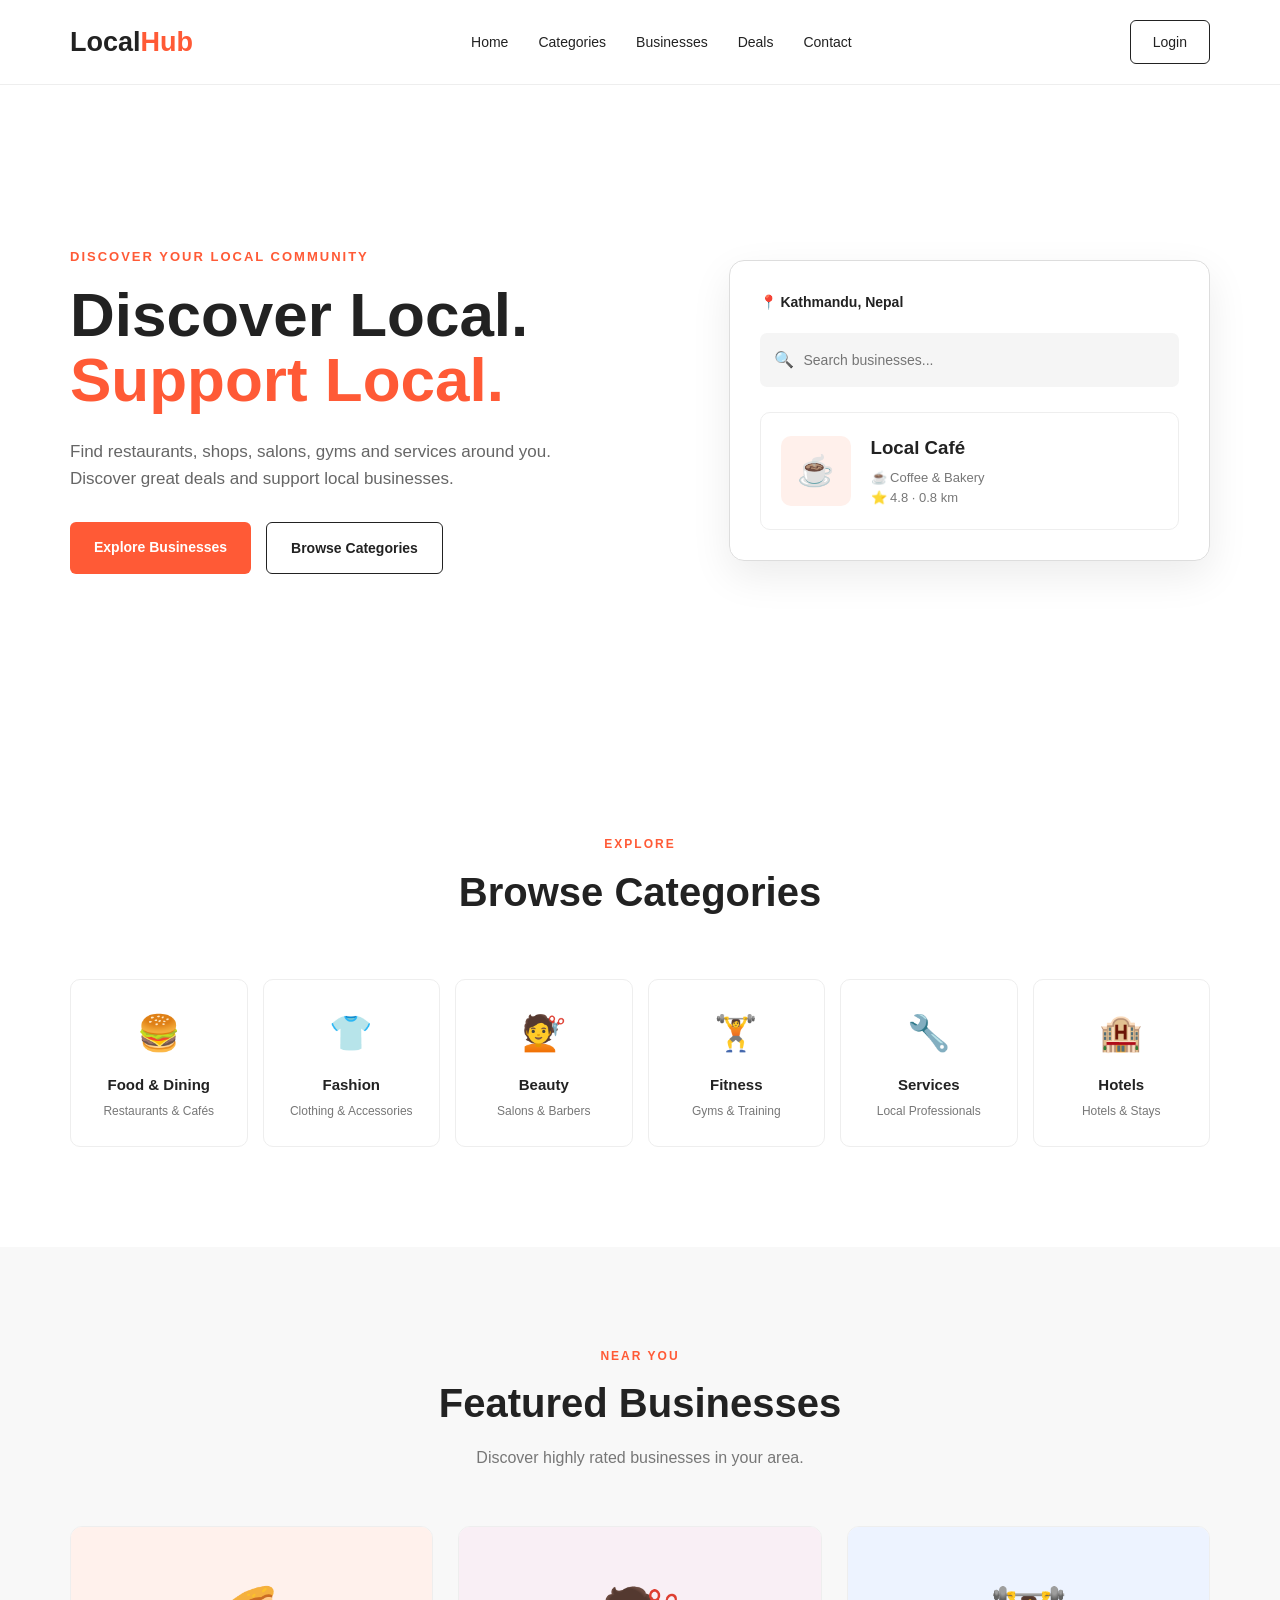
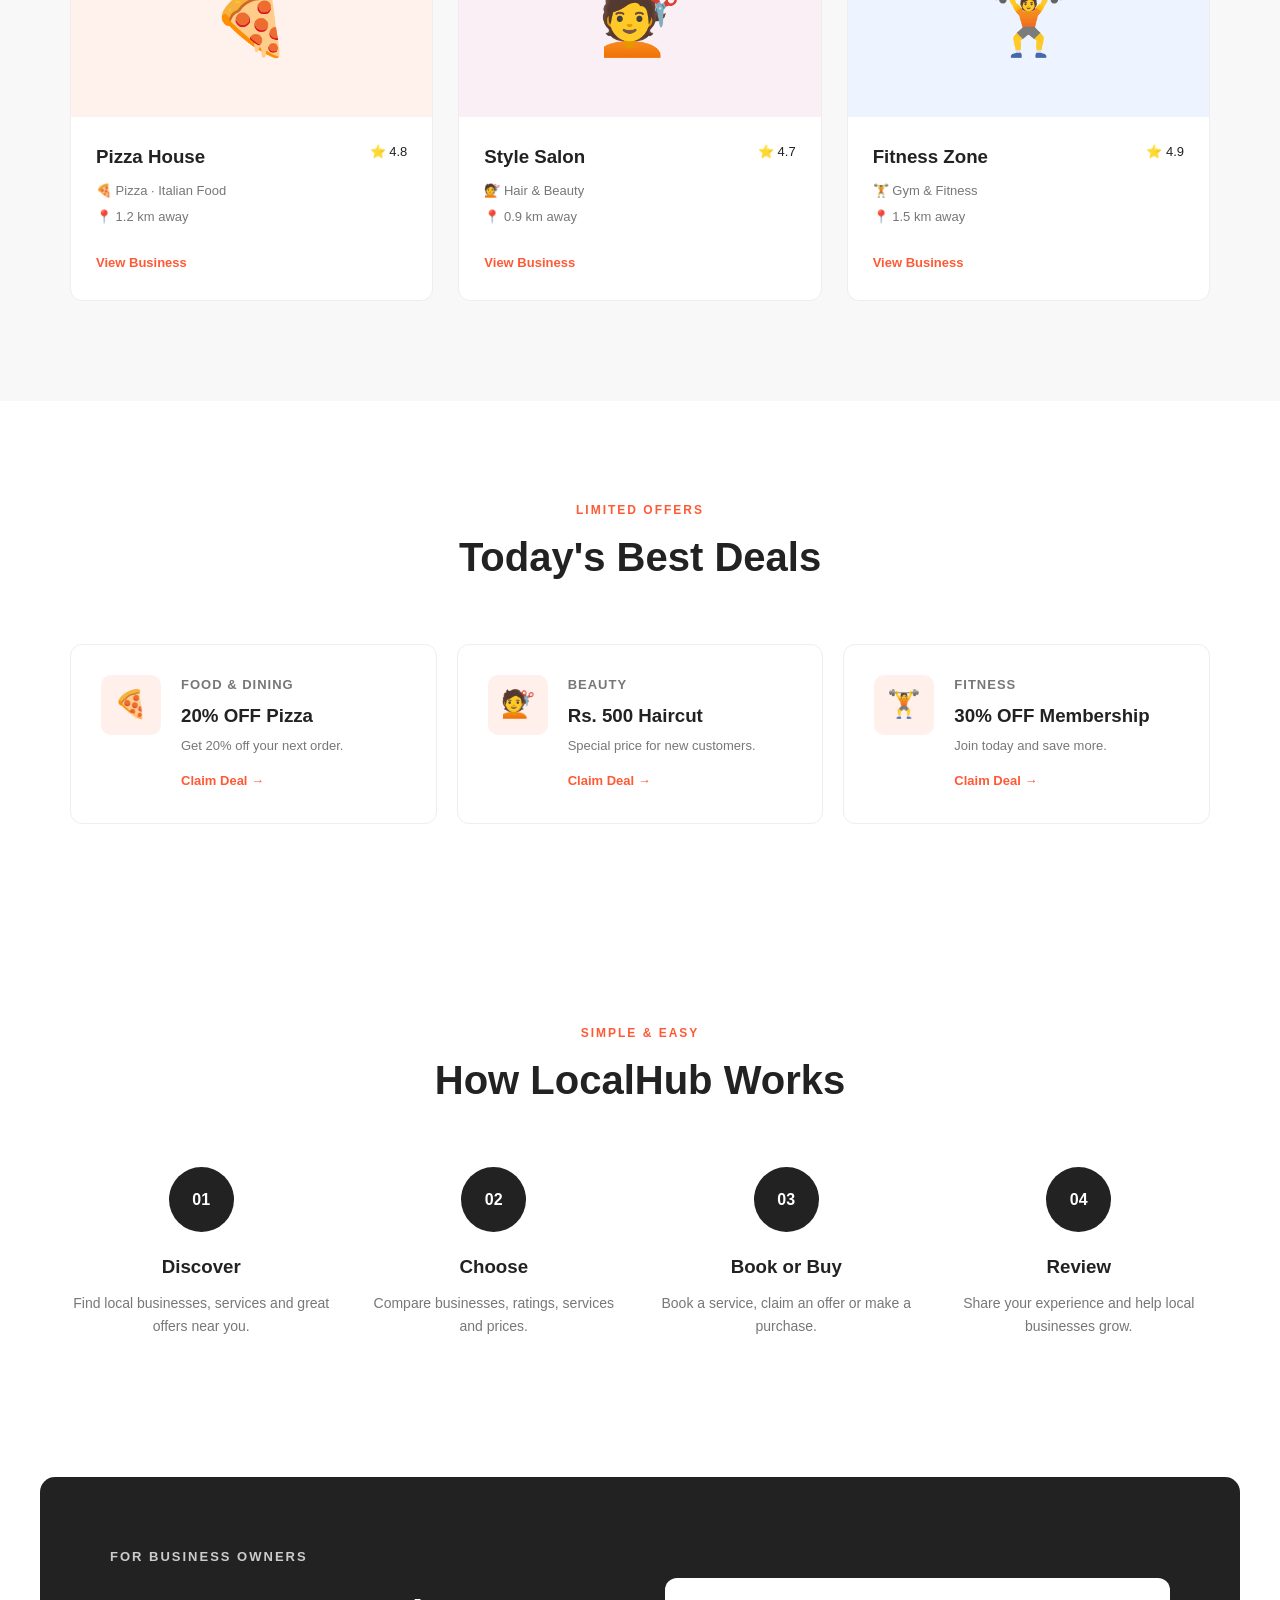
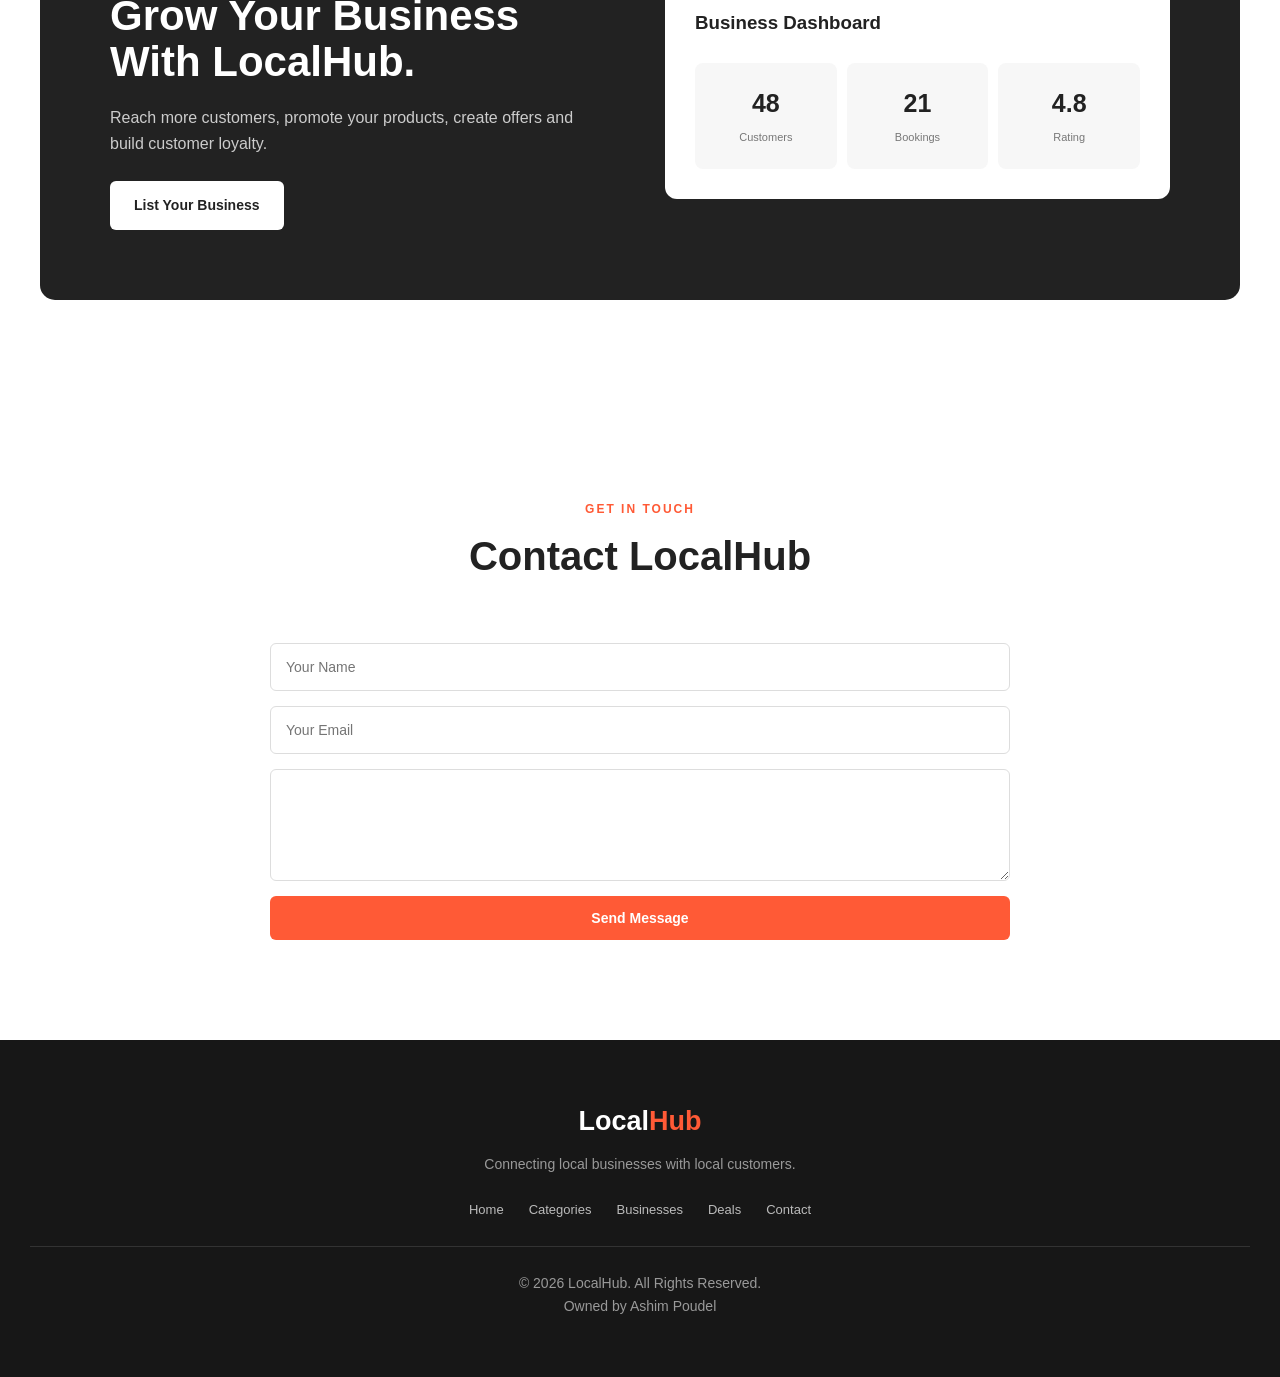
<file: index.html>
<!DOCTYPE html>
<html lang="en">
<head>
    <meta charset="UTF-8">
    <meta name="viewport" content="width=device-width, initial-scale=1.0">

    <title>LocalHub - Discover Local Businesses</title>

    <link rel="stylesheet" href="style.css">
</head>

<body>

    <!-- ================= NAVBAR ================= -->

    <header>
        <nav class="navbar">

            <div class="logo">
                Local<span>Hub</span>
            </div>

            <ul class="nav-links">
                <li><a href="#home">Home</a></li>
                <li><a href="#categories">Categories</a></li>
                <li><a href="#businesses">Businesses</a></li>
                <li><a href="#deals">Deals</a></li>
                <li><a href="#contact">Contact</a></li>
            </ul>

            <a href="#" class="login-btn">Login</a>

        </nav>
    </header>


    <!-- ================= HERO ================= -->

    <section id="home" class="hero">

        <div class="hero-content">

            <p class="small-title">
                DISCOVER YOUR LOCAL COMMUNITY
            </p>

            <h1>
                Discover Local.
                <br>
                <span>Support Local.</span>
            </h1>

            <p class="hero-text">
                Find restaurants, shops, salons, gyms and services
                around you. Discover great deals and support local
                businesses.
            </p>

            <div class="hero-buttons">
                <a href="#businesses" class="primary-btn">
                    Explore Businesses
                </a>

                <a href="#categories" class="secondary-btn">
                    Browse Categories
                </a>
            </div>

        </div>


        <div class="hero-card">

            <div class="location">
                📍 Kathmandu, Nepal
            </div>

            <div class="search-box">
                🔍
                <input
                    type="text"
                    placeholder="Search businesses..."
                >
            </div>

            <div class="business-preview">

                <div class="business-icon">
                    ☕
                </div>

                <div>
                    <h3>Local Café</h3>
                    <p>☕ Coffee & Bakery</p>
                    <p>⭐ 4.8 · 0.8 km</p>
                </div>

            </div>

        </div>

    </section>


    <!-- ================= CATEGORIES ================= -->

    <section id="categories" class="section">

        <div class="section-heading">
            <p>EXPLORE</p>
            <h2>Browse Categories</h2>
        </div>

        <div class="categories">

            <div class="category-card">
                <div class="category-icon">🍔</div>
                <h3>Food & Dining</h3>
                <p>Restaurants & Cafés</p>
            </div>

            <div class="category-card">
                <div class="category-icon">👕</div>
                <h3>Fashion</h3>
                <p>Clothing & Accessories</p>
            </div>

            <div class="category-card">
                <div class="category-icon">💇</div>
                <h3>Beauty</h3>
                <p>Salons & Barbers</p>
            </div>

            <div class="category-card">
                <div class="category-icon">🏋️</div>
                <h3>Fitness</h3>
                <p>Gyms & Training</p>
            </div>

            <div class="category-card">
                <div class="category-icon">🔧</div>
                <h3>Services</h3>
                <p>Local Professionals</p>
            </div>

            <div class="category-card">
                <div class="category-icon">🏨</div>
                <h3>Hotels</h3>
                <p>Hotels & Stays</p>
            </div>

        </div>

    </section>


    <!-- ================= BUSINESSES ================= -->

    <section id="businesses" class="section businesses-section">

        <div class="section-heading">

            <p>NEAR YOU</p>

            <h2>Featured Businesses</h2>

            <p class="heading-description">
                Discover highly rated businesses in your area.
            </p>

        </div>


        <div class="businesses">

            <!-- Business 1 -->

            <div class="business-card">

                <div class="business-image food">
                    🍕
                </div>

                <div class="business-info">

                    <div class="rating">
                        ⭐ 4.8
                    </div>

                    <h3>Pizza House</h3>

                    <p>
                        🍕 Pizza · Italian Food
                    </p>

                    <p>
                        📍 1.2 km away
                    </p>

                    <a href="#" class="view-btn">
                        View Business
                    </a>

                </div>

            </div>


            <!-- Business 2 -->

            <div class="business-card">

                <div class="business-image beauty">
                    💇
                </div>

                <div class="business-info">

                    <div class="rating">
                        ⭐ 4.7
                    </div>

                    <h3>Style Salon</h3>

                    <p>
                        💇 Hair & Beauty
                    </p>

                    <p>
                        📍 0.9 km away
                    </p>

                    <a href="#" class="view-btn">
                        View Business
                    </a>

                </div>

            </div>


            <!-- Business 3 -->

            <div class="business-card">

                <div class="business-image fitness">
                    🏋️
                </div>

                <div class="business-info">

                    <div class="rating">
                        ⭐ 4.9
                    </div>

                    <h3>Fitness Zone</h3>

                    <p>
                        🏋️ Gym & Fitness
                    </p>

                    <p>
                        📍 1.5 km away
                    </p>

                    <a href="#" class="view-btn">
                        View Business
                    </a>

                </div>

            </div>

        </div>

    </section>


    <!-- ================= DEALS ================= -->

    <section id="deals" class="deals-section">

        <div class="section-heading">

            <p>LIMITED OFFERS</p>

            <h2>Today's Best Deals</h2>

        </div>


        <div class="deals">

            <div class="deal-card">

                <div class="deal-icon">
                    🍕
                </div>

                <div>
                    <p class="deal-label">
                        FOOD & DINING
                    </p>

                    <h3>
                        20% OFF Pizza
                    </h3>

                    <p>
                        Get 20% off your next order.
                    </p>

                    <a href="#">
                        Claim Deal →
                    </a>
                </div>

            </div>


            <div class="deal-card">

                <div class="deal-icon">
                    💇
                </div>

                <div>
                    <p class="deal-label">
                        BEAUTY
                    </p>

                    <h3>
                        Rs. 500 Haircut
                    </h3>

                    <p>
                        Special price for new customers.
                    </p>

                    <a href="#">
                        Claim Deal →
                    </a>
                </div>

            </div>


            <div class="deal-card">

                <div class="deal-icon">
                    🏋️
                </div>

                <div>
                    <p class="deal-label">
                        FITNESS
                    </p>

                    <h3>
                        30% OFF Membership
                    </h3>

                    <p>
                        Join today and save more.
                    </p>

                    <a href="#">
                        Claim Deal →
                    </a>
                </div>

            </div>

        </div>

    </section>


    <!-- ================= HOW IT WORKS ================= -->

    <section class="section">

        <div class="section-heading">

            <p>SIMPLE & EASY</p>

            <h2>How LocalHub Works</h2>

        </div>


        <div class="steps">

            <div class="step">

                <div class="step-number">
                    01
                </div>

                <h3>Discover</h3>

                <p>
                    Find local businesses, services and great
                    offers near you.
                </p>

            </div>


            <div class="step">

                <div class="step-number">
                    02
                </div>

                <h3>Choose</h3>

                <p>
                    Compare businesses, ratings, services
                    and prices.
                </p>

            </div>


            <div class="step">

                <div class="step-number">
                    03
                </div>

                <h3>Book or Buy</h3>

                <p>
                    Book a service, claim an offer or make
                    a purchase.
                </p>

            </div>


            <div class="step">

                <div class="step-number">
                    04
                </div>

                <h3>Review</h3>

                <p>
                    Share your experience and help local
                    businesses grow.
                </p>

            </div>

        </div>

    </section>


    <!-- ================= BUSINESS CTA ================= -->

    <section class="business-cta">

        <div>

            <p class="small-title">
                FOR BUSINESS OWNERS
            </p>

            <h2>
                Grow Your Business
                <br>
                With LocalHub.
            </h2>

            <p>
                Reach more customers, promote your products,
                create offers and build customer loyalty.
            </p>

            <a href="#" class="white-btn">
                List Your Business
            </a>

        </div>


        <div class="dashboard">

            <h3>Business Dashboard</h3>

            <div class="stats">

                <div>
                    <strong>48</strong>
                    <span>Customers</span>
                </div>

                <div>
                    <strong>21</strong>
                    <span>Bookings</span>
                </div>

                <div>
                    <strong>4.8</strong>
                    <span>Rating</span>
                </div>

            </div>

        </div>

    </section>


    <!-- ================= CONTACT ================= -->

    <section id="contact" class="contact section">

        <div class="section-heading">

            <p>GET IN TOUCH</p>

            <h2>Contact LocalHub</h2>

        </div>


        <form class="contact-form">

            <input
                type="text"
                placeholder="Your Name"
            >

            <input
                type="email"
                placeholder="Your Email"
            >

            <textarea
                rows="5"
                placeholder="Your Message">
            </textarea>

            <button type="submit">
                Send Message
            </button>

        </form>

    </section>


    <!-- ================= FOOTER ================= -->

    <footer>

        <div class="footer-logo">
            Local<span>Hub</span>
        </div>

        <p>
            Connecting local businesses with local customers.
        </p>

        <div class="footer-links">

            <a href="#home">Home</a>
            <a href="#categories">Categories</a>
            <a href="#businesses">Businesses</a>
            <a href="#deals">Deals</a>
            <a href="#contact">Contact</a>

        </div>

        <p class="copyright">
            © 2026 LocalHub. All Rights Reserved.
            
        </p>
        <p>
            Owned by Ashim Poudel
        </p>

    </footer>

</body>
</html>
</file>
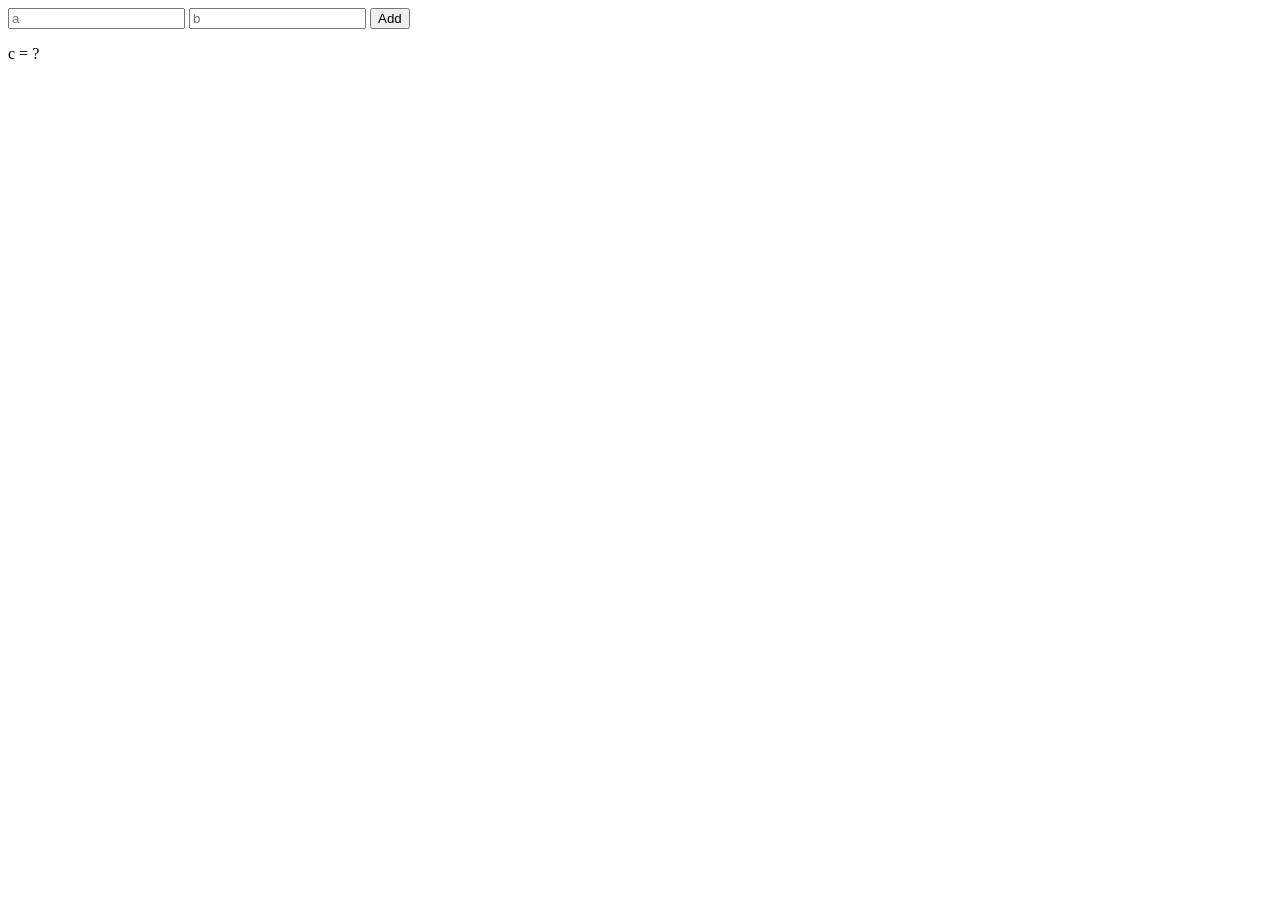
<file: Week 2/index.html>
<!DOCTYPE html>
<html lang="en">
<head>
    <meta charset="UTF-8">
    <meta name="viewport" content="width=device-width, initial-scale=1.0">
    <title>September 6 Problem</title>
</head>
<body>
 <input id="a" type="number" placeholder="a">
<input id="b" type="number" placeholder="b">

<button onclick="add()">Add</button>

<p id="c">c = ?</p>




       <script src="script.js"></script>
</body>
</html>
</file>
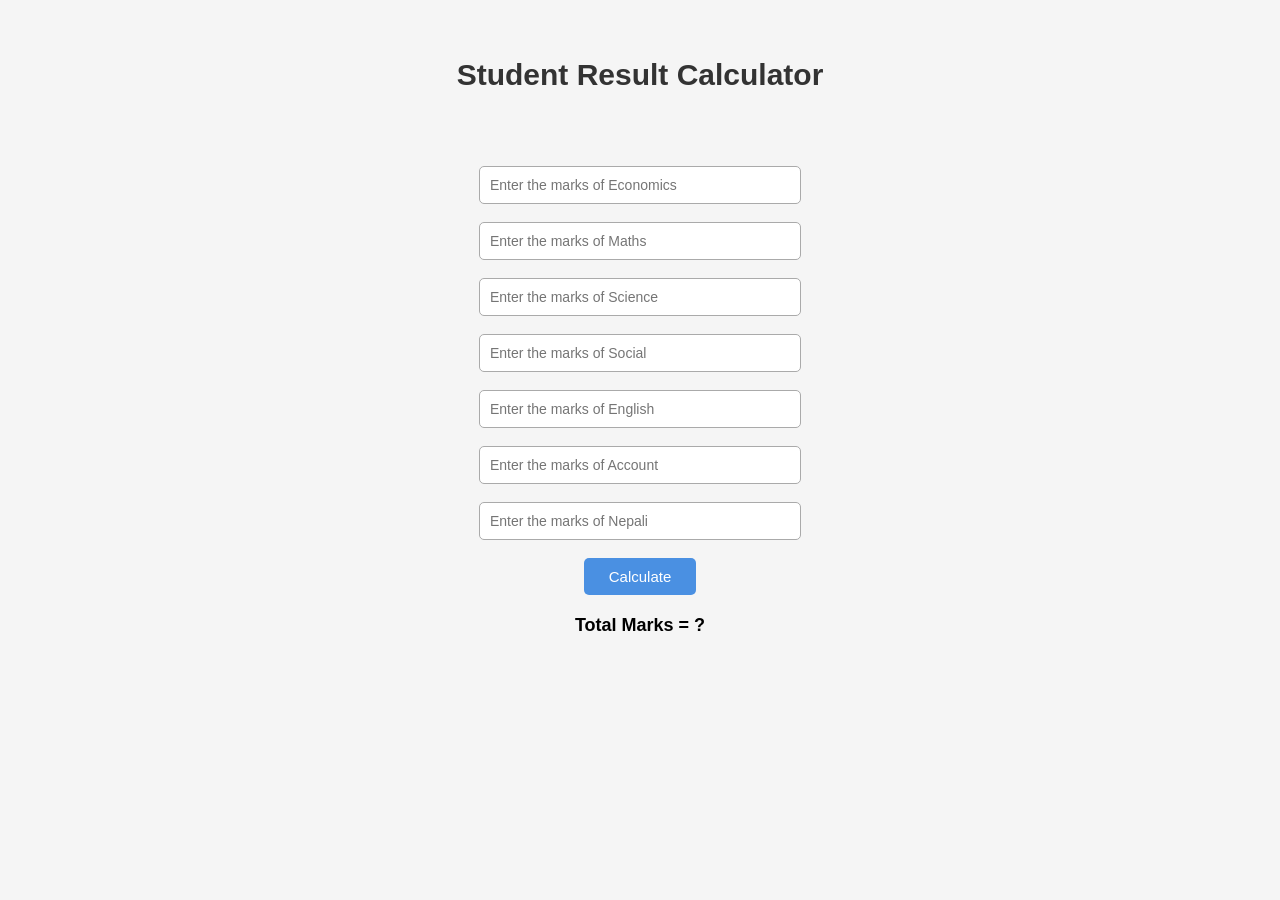
<file: Week 2/Day 2/index.html>
<!DOCTYPE html>
<html lang="en">
<head>
    <meta charset="UTF-8">
    <meta name="viewport" content="width=device-width, initial-scale=1.0">
    <title>Student Result Calculator</title>
    <link rel="stylesheet" href="style.css">

</head>
<body>
    <h1>Student Result Calculator</h1> <br><br><br>
    <script src="script.js"></script>
    <input type="number" id="Econmics" placeholder="Enter the marks of Economics">
    <br> <br>
    <input type="number" id="Maths" placeholder="Enter the marks of Maths">
    <br> <br>
    <input type="number" id="Science" placeholder="Enter the marks of Science">
    <br> <br>
    <input type="number" id="Social" placeholder="Enter the marks of Social">
    <br> <br>
    <input type="number" id="English" placeholder="Enter the marks of English">
    <br>    <br>
    <input type="number" id="Account" placeholder="Enter the marks of Account">
    <br> <br>
    <input type="number" id="Nepali" placeholder="Enter the marks of Nepali">
    <br> <br>


    <button onclick="calculate()">Calculate</button>
    <p id="result">Total Marks = ?</p>

    
    
</body>
</html>
</file>
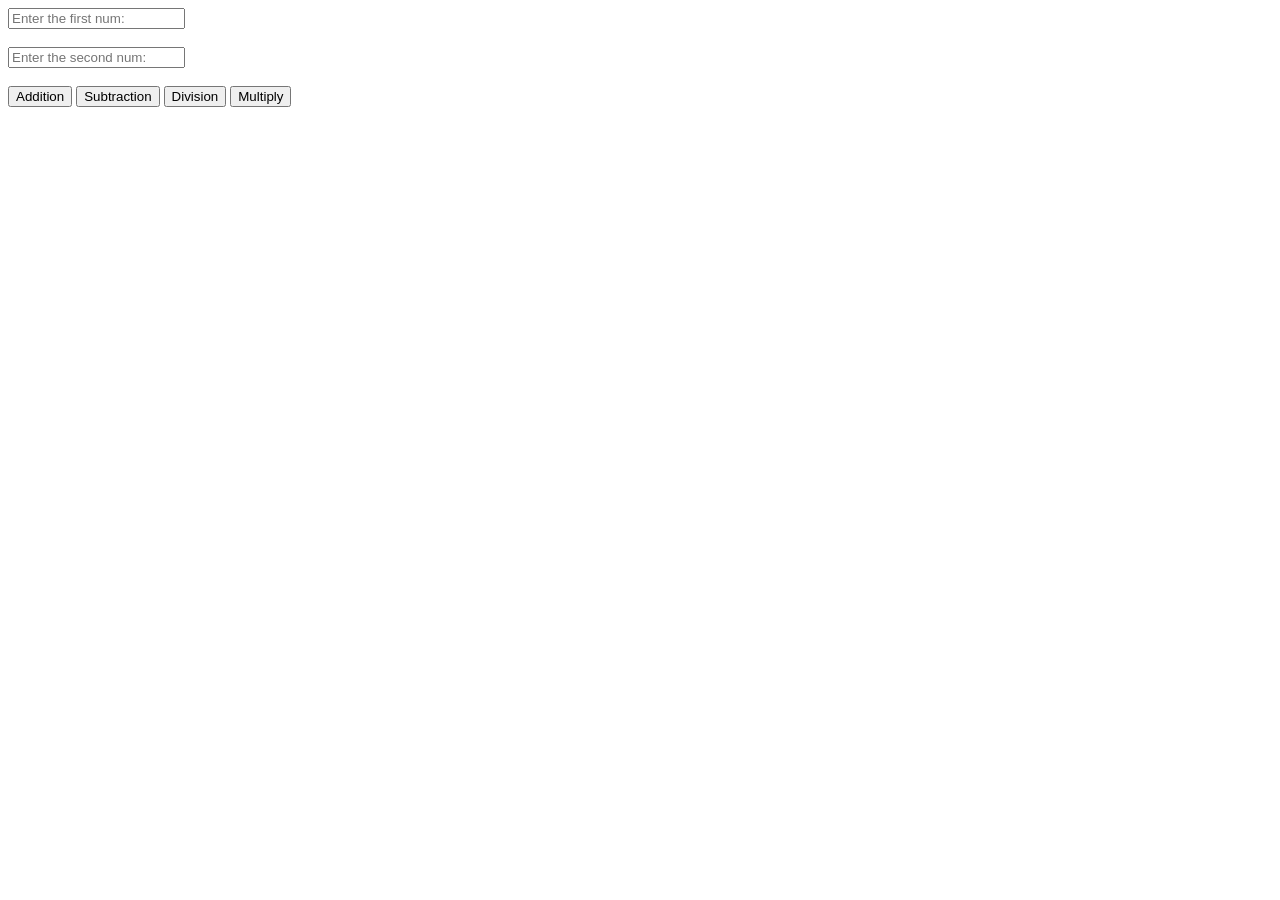
<file: Week 2/Day 3/index.html>
<!DOCTYPE html>
<html lang="en">

<head>
    <meta charset="UTF-8">
    <meta name="viewport" content="width=device-width, initial-scale=1.0">
    <title>Calculate</title>
</head>

<body>
    <script src="script.js"> </script>
    <input type="number" id="a" placeholder="Enter the first num: "> <br> <br>
    <input type="number" id="b" placeholder="Enter the second num: "><br> <br>
    <button type="button" onclick="calculate('add')">Addition</button>
    <button type="button" onclick="calculate('sub')">Subtraction</button>
    <button type="button" onclick="calculate('div')">Division</button>
    <button type="button" onclick="calculate('mul')">Multiply</button>
    <p id="result"></p>



</body>

</html>
</file>
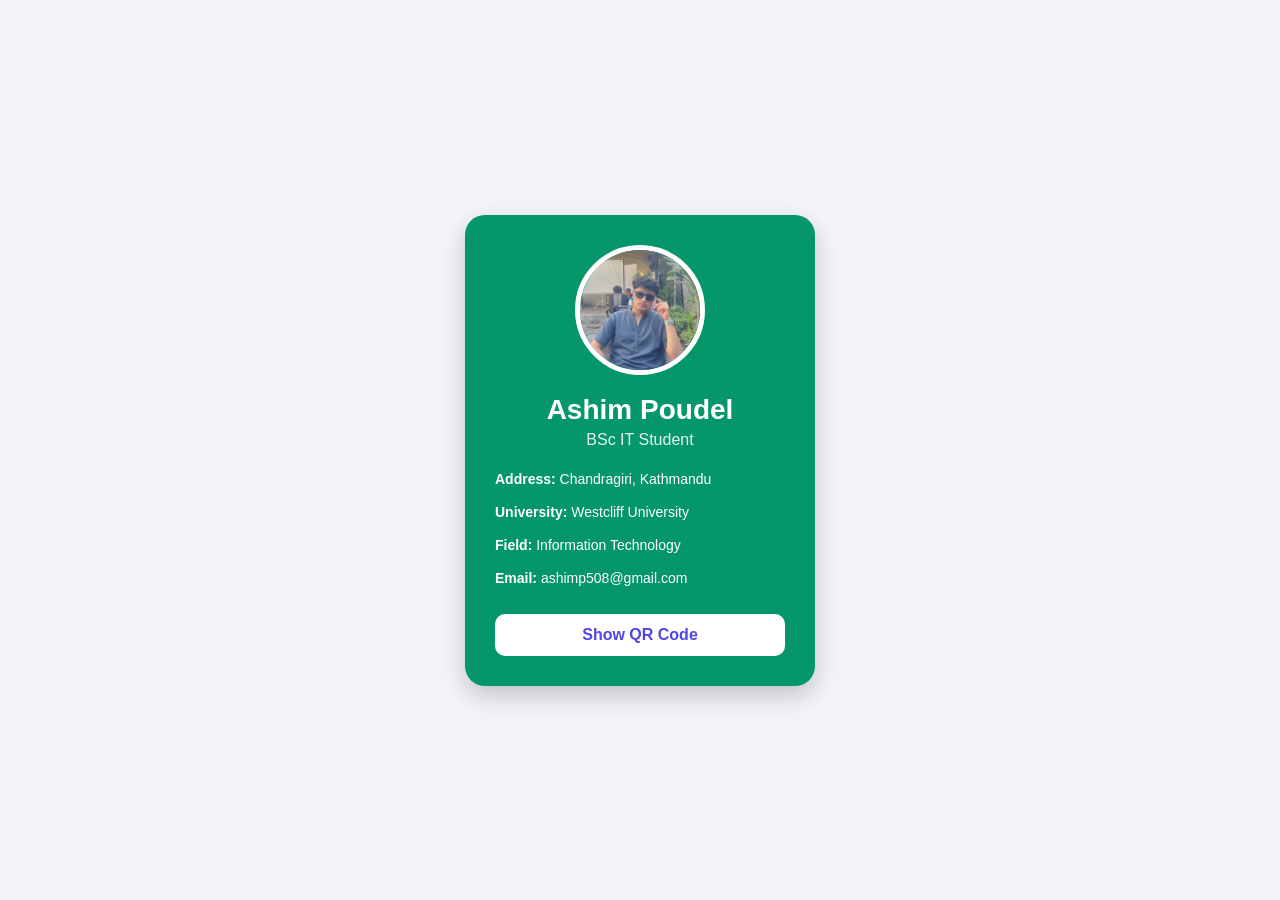
<file: Week 3/Day 1 /index.html>
<!DOCTYPE html>
<html lang="en">
<head>
    <meta charset="UTF-8">
    <meta name="viewport" content="width=device-width, initial-scale=1.0">

    <title>My Profile Card</title>

    <link rel="stylesheet" href="style.css">

</head>

<body>

    <div class="container">

        <div class="profile-card" id="profileCard">

            
            <img
                src="image.src/profile.jpeg"
                alt="Profile Picture"
                class="profile-image"
            >

           
            <h1>Ashim Poudel</h1>

            <p class="role">BSc IT Student</p>

            <div class="details">

                <p>
                    <strong> Address:</strong>
                    Chandragiri, Kathmandu
                </p>

                <p>
                    <strong>University:</strong>
                    Westcliff University
                </p>

                <p>
                    <strong>Field:</strong>
                    Information Technology
                </p>

                <p>
                    <strong> Email:</strong>
                    ashimp508@gmail.com
                </p>

            </div>

            <button class="qr-button" onclick="showQR()">
                Show QR Code
            </button>

        </div>

    </div>

    <div class="qr-popup" id="qrPopup">

        <div class="qr-box">

            <h2>My QR Code</h2>

            <img
                src="image.src/qrcode.png"
                alt="My QR Code"
                class="qr-image"
            >

            <p>Scan this QR code to view my profile.</p>

            <button class="close-button" onclick="closeQR()">
                Close
            </button>

        </div>

    </div>


    <script src="script.js"></script>

</body>
</html>
</file>
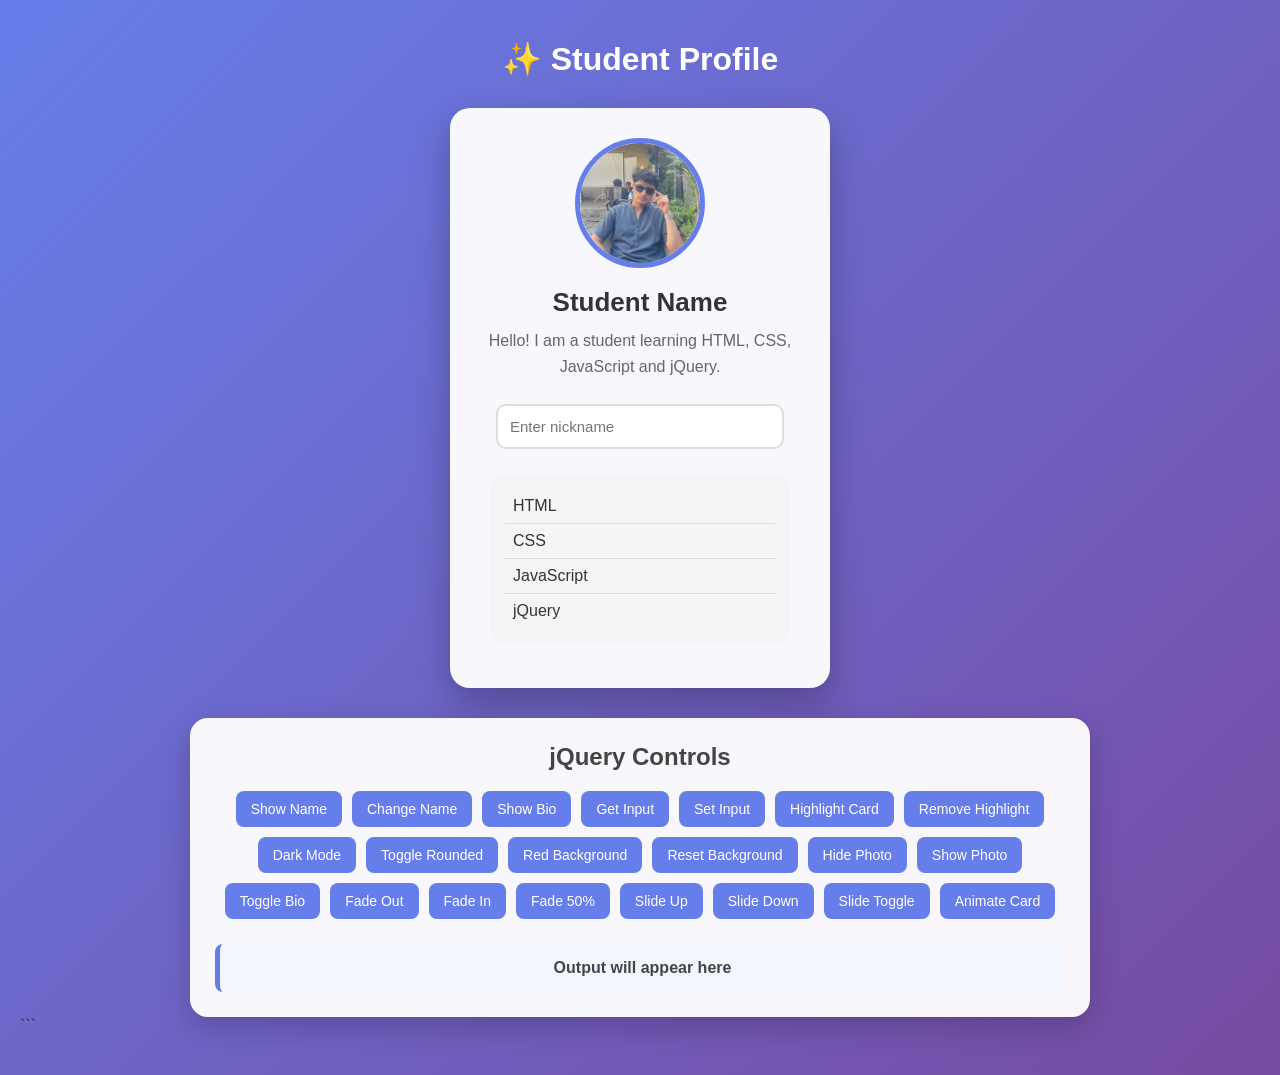
<file: Week 3/Day 2/Index.html>
<!DOCTYPE html>
<html>
<head>
    <title>jQuery Profile Card</title>

    <link rel="stylesheet" href="style.css">

    <script src="https://code.jquery.com/jquery-3.7.1.min.js"></script>
    <script src="script.js"></script>
</head>

<body>

<div class="container">

    <h1>✨ Student Profile</h1>

    <!-- Profile Card -->
    <div id="profile-card">

        <img
            id="profile-photo"
            src="image/profile.jpeg"
            alt="Profile Photo"
        >

        <h2 id="student-name">Student Name</h2>

        <p id="student-bio">
            Hello! I am a student learning HTML, CSS,
            JavaScript and jQuery.
        </p>

        <input
            type="text"
            id="nickname-input"
            placeholder="Enter nickname"
        >

        <ul id="skills-list">
            <li>HTML</li>
            <li>CSS</li>
            <li>JavaScript</li>
            <li>jQuery</li>
        </ul>

    </div>


    <!-- Controls -->
    <div class="controls">

        <h2>jQuery Controls</h2>

        <div class="button-group">

            <button id="show-name">Show Name</button>
            <button id="change-name">Change Name</button>
            <button id="show-bio">Show Bio</button>

            <button id="get-input">Get Input</button>
            <button id="set-input">Set Input</button>

            <button id="highlight-card">Highlight Card</button>
            <button id="remove-highlight">Remove Highlight</button>

            <button id="toggle-dark">Dark Mode</button>
            <button id="toggle-rounded">Toggle Rounded</button>

            <button id="red-background">Red Background</button>
            <button id="reset-background">Reset Background</button>

            <button id="hide-photo">Hide Photo</button>
            <button id="show-photo">Show Photo</button>

            <button id="toggle-bio">Toggle Bio</button>

            <button id="fade-out">Fade Out</button>
            <button id="fade-in">Fade In</button>
            <button id="fade-50">Fade 50%</button>

            <button id="slide-up">Slide Up</button>
            <button id="slide-down">Slide Down</button>
            <button id="slide-toggle">Slide Toggle</button>

            <button id="animate-card">Animate Card</button>

        </div>

        <div id="output">
            Output will appear here
        </div>

    </div>

</div>

</body>
</html>
```
</file>
<file: style.css>
/* =========================================
   RESET
========================================= */

* {
    margin: 0;
    padding: 0;
    box-sizing: border-box;
}

html {
    scroll-behavior: smooth;
}

body {
    font-family: Arial, Helvetica, sans-serif;
    color: #222;
    background: #ffffff;
    line-height: 1.6;
}

a {
    text-decoration: none;
    color: inherit;
}

ul {
    list-style: none;
}


/* =========================================
   NAVBAR
========================================= */

header {
    border-bottom: 1px solid #eeeeee;
    
    background: white;
}

.navbar {
    max-width: 1200px;
    margin: auto;

    padding: 20px 30px;

    display: flex;
    align-items: center;
    justify-content: space-between;
}

.logo {
    font-size: 27px;
    font-weight: bold;
}

.logo span,
.footer-logo span {
    color: #ff5a36;
}

.nav-links {
    display: flex;
    gap: 30px;
}

.nav-links a {
    font-size: 14px;
    font-weight: 500;
}

.nav-links a:hover {
    color: #ff5a36;
}

.login-btn {
    padding: 10px 22px;

    border: 1px solid #222;
    border-radius: 6px;

    font-size: 14px;
}

.login-btn:hover {
    background: #222;
    color: white;
}


/* =========================================
   HERO
========================================= */

.hero {
    max-width: 1200px;
    min-height: 650px;

    margin: auto;
    padding: 80px 30px;

    display: grid;
    grid-template-columns: 1.1fr 0.9fr;

    align-items: center;
    gap: 70px;
}

.small-title {
    color: #ff5a36;
    font-size: 13px;
    font-weight: bold;
    letter-spacing: 2px;
    margin-bottom: 15px;
}

.hero h1 {
    font-size: 62px;
    line-height: 1.05;
    margin-bottom: 25px;
}

.hero h1 span {
    color: #ff5a36;
}

.hero-text {
    max-width: 550px;
    color: #666;
    font-size: 17px;
}

.hero-buttons {
    display: flex;
    gap: 15px;
    margin-top: 30px;
}

.primary-btn,
.secondary-btn {
    padding: 14px 24px;
    border-radius: 6px;
    font-size: 14px;
    font-weight: bold;
}

.primary-btn {
    background: #ff5a36;
    color: white;
}

.primary-btn:hover {
    background: #e84b29;
}

.secondary-btn {
    border: 1px solid #222;
}

.secondary-btn:hover {
    background: #222;
    color: white;
}


/* =========================================
   HERO SEARCH CARD
========================================= */

.hero-card {
    padding: 30px;

    border: 1px solid #dddddd;
    border-radius: 15px;

    box-shadow: 0 15px 40px rgba(0, 0, 0, 0.08);
}

.location {
    font-size: 14px;
    font-weight: bold;
    margin-bottom: 20px;
}

.search-box {
    display: flex;
    align-items: center;
    gap: 10px;

    padding: 14px;

    background: #f5f5f5;
    border-radius: 7px;

    margin-bottom: 25px;
}

.search-box input {
    border: none;
    outline: none;
    background: transparent;
    width: 100%;
    font-size: 14px;
}

.business-preview {
    padding: 20px;

    display: flex;
    align-items: center;
    gap: 20px;

    border: 1px solid #eeeeee;
    border-radius: 10px;
}

.business-icon {
    width: 70px;
    height: 70px;

    border-radius: 10px;

    background: #fff0eb;

    display: flex;
    justify-content: center;
    align-items: center;

    font-size: 30px;
}

.business-preview h3 {
    margin-bottom: 5px;
}

.business-preview p {
    color: #777;
    font-size: 13px;
}


/* =========================================
   GENERAL SECTION
========================================= */

.section {
    max-width: 1200px;
    margin: auto;
    padding: 100px 30px;
}

.section-heading {
    text-align: center;
    margin-bottom: 55px;
}

.section-heading > p:first-child {
    color: #ff5a36;
    font-size: 12px;
    font-weight: bold;
    letter-spacing: 2px;
}

.section-heading h2 {
    font-size: 40px;
    margin-top: 5px;
}

.heading-description {
    color: #777;
    margin-top: 10px;
}


/* =========================================
   CATEGORIES
========================================= */

.categories {
    display: grid;
    grid-template-columns: repeat(6, 1fr);
    gap: 15px;
}

.category-card {
    text-align: center;

    padding: 25px 15px;

    border: 1px solid #eeeeee;
    border-radius: 10px;

    transition: 0.3s;
}

.category-card:hover {
    transform: translateY(-5px);
    border-color: #ff5a36;
}

.category-icon {
    font-size: 35px;
    margin-bottom: 12px;
}

.category-card h3 {
    font-size: 15px;
    margin-bottom: 5px;
}

.category-card p {
    font-size: 12px;
    color: #777;
}


/* =========================================
   BUSINESSES
========================================= */

.businesses-section {
    max-width: none;
    background: #f8f8f8;
}

.businesses-section > * {
    max-width: 1140px;
    margin-left: auto;
    margin-right: auto;
}

.businesses {
    display: grid;
    grid-template-columns: repeat(3, 1fr);
    gap: 25px;
}

.business-card {
    background: white;

    border: 1px solid #eeeeee;
    border-radius: 12px;

    overflow: hidden;

    transition: 0.3s;
}

.business-card:hover {
    transform: translateY(-5px);
    box-shadow: 0 10px 30px rgba(0, 0, 0, 0.08);
}

.business-image {
    height: 190px;

    display: flex;
    justify-content: center;
    align-items: center;

    font-size: 65px;
}

.food {
    background: #fff1ec;
}

.beauty {
    background: #f9eff5;
}

.fitness {
    background: #edf3ff;
}

.business-info {
    padding: 25px;
    position: relative;
}

.rating {
    position: absolute;
    right: 25px;
    top: 25px;

    font-size: 13px;
}

.business-info h3 {
    margin-bottom: 10px;
}

.business-info p {
    color: #777;
    font-size: 13px;
    margin-bottom: 5px;
}

.view-btn {
    display: inline-block;

    margin-top: 20px;

    font-size: 13px;
    font-weight: bold;

    color: #ff5a36;
}


/* =========================================
   DEALS
========================================= */

.deals-section {
    padding: 100px 30px;
}

.deals-section .section-heading {
    max-width: 1200px;
    margin-left: auto;
    margin-right: auto;
}

.deals {
    max-width: 1140px;
    margin: auto;

    display: grid;
    grid-template-columns: repeat(3, 1fr);

    gap: 20px;
}

.deal-card {
    padding: 30px;

    border: 1px solid #eeeeee;
    border-radius: 12px;

    display: flex;
    gap: 20px;

    background: #fff;
}

.deal-icon {
    width: 60px;
    height: 60px;

    flex-shrink: 0;

    border-radius: 10px;

    background: #fff0eb;

    display: flex;
    justify-content: center;
    align-items: center;

    font-size: 27px;
}

.deal-label {
    color: #ff5a36;
    font-size: 10px;
    font-weight: bold;
    letter-spacing: 1px;
}

.deal-card h3 {
    margin: 5px 0;
}

.deal-card p {
    color: #777;
    font-size: 13px;
}

.deal-card a {
    display: inline-block;

    margin-top: 15px;

    color: #ff5a36;

    font-size: 13px;
    font-weight: bold;
}


/* =========================================
   HOW IT WORKS
========================================= */

.steps {
    display: grid;
    grid-template-columns: repeat(4, 1fr);
    gap: 30px;
}

.step {
    text-align: center;
}

.step-number {
    width: 65px;
    height: 65px;

    margin: 0 auto 20px;

    border-radius: 50%;

    background: #222;
    color: white;

    display: flex;
    justify-content: center;
    align-items: center;

    font-weight: bold;
}

.step h3 {
    margin-bottom: 10px;
}

.step p {
    color: #777;
    font-size: 14px;
}


/* =========================================
   BUSINESS CTA
========================================= */

.business-cta {
    max-width: 1200px;
    margin: 40px auto 100px;

    padding: 70px;

    border-radius: 15px;

    background: #222;
    color: white;

    display: grid;
    grid-template-columns: 1fr 1fr;

    align-items: center;
    gap: 50px;
}

.business-cta h2 {
    font-size: 42px;
    line-height: 1.1;
    margin-bottom: 20px;
}

.business-cta p {
    color: #cccccc;
    max-width: 500px;
    margin-bottom: 25px;
}

.white-btn {
    display: inline-block;

    padding: 13px 24px;

    background: white;
    color: #222;

    border-radius: 6px;

    font-size: 14px;
    font-weight: bold;
}

.white-btn:hover {
    background: #eeeeee;
}


/* =========================================
   DASHBOARD
========================================= */

.dashboard {
    padding: 30px;

    background: white;
    color: #222;

    border-radius: 12px;
}

.dashboard h3 {
    margin-bottom: 25px;
}

.stats {
    display: grid;
    grid-template-columns: repeat(3, 1fr);
    gap: 10px;
}

.stats div {
    padding: 20px 10px;

    text-align: center;

    background: #f7f7f7;
    border-radius: 8px;
}

.stats strong {
    display: block;
    font-size: 25px;
}

.stats span {
    color: #777;
    font-size: 11px;
}


/* =========================================
   CONTACT
========================================= */

.contact {
    max-width: 800px;
}

.contact-form {
    display: flex;
    flex-direction: column;
    gap: 15px;
}

.contact-form input,
.contact-form textarea {
    width: 100%;

    padding: 15px;

    border: 1px solid #dddddd;
    border-radius: 6px;

    font-family: Arial, sans-serif;
    font-size: 14px;

    outline: none;
}

.contact-form input:focus,
.contact-form textarea:focus {
    border-color: #ff5a36;
}

.contact-form button {
    padding: 14px;

    border: none;
    border-radius: 6px;

    background: #ff5a36;
    color: white;

    font-weight: bold;
    font-size: 14px;

    cursor: pointer;
}

.contact-form button:hover {
    background: #e84b29;
}


/* =========================================
   FOOTER
========================================= */

footer {
    padding: 60px 30px;

    background: #171717;
    color: white;

    text-align: center;
}

.footer-logo {
    font-size: 27px;
    font-weight: bold;
    margin-bottom: 10px;
}

footer > p {
    color: #999;
    font-size: 14px;
}

.footer-links {
    margin: 25px 0;

    display: flex;
    justify-content: center;
    gap: 25px;
}

.footer-links a {
    color: #bbb;
    font-size: 13px;
}

.footer-links a:hover {
    color: white;
}

.copyright {
    padding-top: 25px;
    border-top: 1px solid #333;
}


/* =========================================
   TABLET
========================================= */

@media (max-width: 900px) {

    .nav-links {
        gap: 15px;
    }

    .hero {
        grid-template-columns: 1fr;
    }

    .categories {
        grid-template-columns: repeat(3, 1fr);
    }

    .businesses {
        grid-template-columns: 1fr 1fr;
    }

    .deals {
        grid-template-columns: 1fr;
    }

    .steps {
        grid-template-columns: 1fr 1fr;
    }

    .business-cta {
        margin-left: 30px;
        margin-right: 30px;
    }

}


/* =========================================
   MOBILE
========================================= */

@media (max-width: 600px) {

    .navbar {
        flex-direction: column;
        gap: 20px;
    }

    .nav-links {
        flex-wrap: wrap;
        justify-content: center;
    }

    .hero {
        padding-top: 50px;
        text-align: center;
    }

    .hero h1 {
        font-size: 43px;
    }

    .hero-buttons {
        justify-content: center;
        flex-direction: column;
    }

    .categories {
        grid-template-columns: 1fr 1fr;
    }

    .businesses {
        grid-template-columns: 1fr;
    }

    .steps {
        grid-template-columns: 1fr;
    }

    .business-cta {
        grid-template-columns: 1fr;
        padding: 40px 25px;
    }

    .business-cta h2 {
        font-size: 35px;
    }

    .stats {
        grid-template-columns: 1fr;
    }

    .footer-links {
        flex-direction: column;
        gap: 10px;
    }

}
</file>
<file: Week 2/Day 2/style.css>
body {
    font-family: Arial, sans-serif;
    background-color: #f5f5f5;
    text-align: center;
    padding-top: 30px;
}

h1 {
    color: #333;
    font-size: 30px;
}

/* Input fields */
input {
    width: 300px;
    padding: 10px;
    border: 1px solid #aaa;
    border-radius: 5px;
    font-size: 14px;
}

/* Input effect */
input:focus {
    outline: none;
    border-color: #4a90e2;
}

/* Calculate button */
button {
    padding: 10px 25px;
    background-color: #4a90e2;
    color: white;
    border: none;
    border-radius: 5px;
    font-size: 15px;
    cursor: pointer;
}

/* Button hover */
button:hover {
    background-color: #357abd;
}

/* Result */
#result {
    font-size: 18px;
    font-weight: bold;
    margin-top: 20px;
}
</file>
<file: Week 3/Day 1 /style.css>
* {
    margin: 0;
    padding: 0;
    box-sizing: border-box;
}

body {
    font-family: Arial, sans-serif;
    background-color: #f2f4f8;

    min-height: 100vh;

    display: flex;
    justify-content: center;
    align-items: center;
}


/* Main Container */

.container {
    width: 100%;
    display: flex;
    justify-content: center;
    padding: 20px;
}


/* Profile Card */

.profile-card {
    width: 350px;

    background-color: #4f46e5;

    color: white;

    padding: 30px;

    border-radius: 20px;

    text-align: center;

    box-shadow: 0 10px 25px rgba(0, 0, 0, 0.2);

    transition: background-color 0.5s ease,
                transform 0.3s ease;
}


/* Card Hover */

.profile-card:hover {
    transform: translateY(-5px);
}


/* Profile Image */

.profile-image {
    width: 130px;
    height: 130px;

    object-fit: cover;

    border-radius: 50%;

    border: 5px solid white;

    margin-bottom: 15px;
}


/* Name */

.profile-card h1 {
    font-size: 28px;

    margin-bottom: 5px;
}


/* Role */

.role {
    font-size: 16px;

    margin-bottom: 20px;

    opacity: 0.9;
}


/* Details */

.details {
    text-align: left;

    margin-bottom: 25px;
}

.details p {
    margin: 12px 0;

    font-size: 14px;

    line-height: 1.5;
}


/* QR Button */

.qr-button {
    width: 100%;

    padding: 12px;

    border: none;

    border-radius: 10px;

    background-color: white;

    color: #4f46e5;

    font-size: 16px;

    font-weight: bold;

    cursor: pointer;

    transition: 0.3s;
}


.qr-button:hover {
    background-color: #e5e7eb;
}


/* QR Popup */

.qr-popup {
    position: fixed;

    top: 0;
    left: 0;

    width: 100%;
    height: 100%;

    background-color: rgba(0, 0, 0, 0.7);

    display: none;

    justify-content: center;
    align-items: center;

    z-index: 1000;
}


/* QR Box */

.qr-box {
    width: 320px;

    background-color: white;

    padding: 30px;

    border-radius: 20px;

    text-align: center;

    box-shadow: 0 10px 30px rgba(0, 0, 0, 0.3);

    animation: popupAnimation 0.3s ease;
}


/* Popup Animation */

@keyframes popupAnimation {

    from {
        transform: scale(0.7);
        opacity: 0;
    }

    to {
        transform: scale(1);
        opacity: 1;
    }

}


/* QR Title */

.qr-box h2 {
    margin-bottom: 20px;

    color: #222;
}


/* QR Image */

.qr-image {
    width: 200px;
    height: 200px;

    object-fit: contain;

    margin-bottom: 15px;
}


/* QR Description */

.qr-box p {
    color: #555;

    font-size: 14px;

    margin-bottom: 20px;
}


/* Close Button */

.close-button {
    padding: 10px 30px;

    border: none;

    border-radius: 8px;

    background-color: #ef4444;

    color: white;

    font-size: 15px;

    cursor: pointer;
}


.close-button:hover {
    background-color: #dc2626;
}


/* Mobile Responsive Design */

@media (max-width: 400px) {

    .profile-card {
        width: 100%;

        padding: 25px;
    }

    .qr-box {
        width: 90%;
    }

}
</file>
<file: Week 3/Day 2/style.css>
/* =====================================
   GENERAL PAGE
   ===================================== */

* {
    margin: 0;
    padding: 0;
    box-sizing: border-box;
}

body {
    font-family: Arial, sans-serif;
    background: linear-gradient(135deg, #667eea, #764ba2);
    min-height: 100vh;
    padding: 40px 20px;
    color: #333;
}


/* =====================================
   MAIN CONTAINER
   ===================================== */

.container {
    max-width: 1100px;
    margin: auto;
}

h1 {
    text-align: center;
    color: white;
    margin-bottom: 30px;
    font-size: 32px;
}


/* =====================================
   PROFILE CARD
   ===================================== */

#profile-card {
    width: 380px;
    margin: 0 auto 30px;
    padding: 30px;
    background: rgba(255, 255, 255, 0.95);
    border-radius: 20px;
    text-align: center;
    box-shadow: 0 15px 35px rgba(0, 0, 0, 0.25);
    transition: 0.4s;
}

#profile-card:hover {
    transform: translateY(-8px);
    box-shadow: 0 20px 45px rgba(0, 0, 0, 0.3);
}


/* =====================================
   PROFILE PHOTO
   ===================================== */

#profile-photo {
    width: 130px;
    height: 130px;
    object-fit: cover;
    border-radius: 50%;
    border: 5px solid #667eea;
    margin-bottom: 15px;
    transition: 0.4s;
}

#profile-photo:hover {
    transform: scale(1.08);
}


/* Rounded class from jQuery */
.rounded {
    border-radius: 50% !important;
}


/* Shadow class from jQuery */
.shadow {
    box-shadow: 0 0 25px #667eea;
}


/* =====================================
   NAME & BIO
   ===================================== */

#student-name {
    font-size: 26px;
    margin-bottom: 10px;
    color: #333;
}

#student-bio {
    color: #666;
    line-height: 1.6;
    margin-bottom: 15px;
}


/* =====================================
   INPUT
   ===================================== */

#nickname-input {
    width: 90%;
    padding: 12px;
    border: 2px solid #ddd;
    border-radius: 10px;
    outline: none;
    font-size: 15px;
    margin: 10px 0;
    transition: 0.3s;
}

#nickname-input:focus {
    border-color: #667eea;
    box-shadow: 0 0 8px rgba(102, 126, 234, 0.3);
}


/* =====================================
   BUTTONS
   ===================================== */

button {
    border: none;
    padding: 10px 15px;
    margin: 5px;
    border-radius: 8px;
    background: #667eea;
    color: white;
    font-size: 14px;
    cursor: pointer;
    transition: 0.3s;
}

button:hover {
    background: #4f63c4;
    transform: translateY(-2px);
    box-shadow: 0 5px 12px rgba(0, 0, 0, 0.2);
}

button:active {
    transform: scale(0.96);
}


/* =====================================
   CONTROLS
   ===================================== */

.controls {
    background: rgba(255, 255, 255, 0.95);
    padding: 25px;
    border-radius: 18px;
    max-width: 900px;
    margin: auto;
    box-shadow: 0 10px 30px rgba(0, 0, 0, 0.2);
}

.controls h2 {
    text-align: center;
    margin-bottom: 15px;
    color: #444;
}

.button-group {
    display: flex;
    flex-wrap: wrap;
    justify-content: center;
}


/* =====================================
   OUTPUT
   ===================================== */

#output {
    background: #f4f6ff;
    border-left: 5px solid #667eea;
    padding: 15px;
    margin-top: 20px;
    border-radius: 8px;
    min-height: 25px;
    text-align: center;
    font-weight: bold;
    color: #444;
}


/* =====================================
   SKILLS
   ===================================== */

#skills-list {
    margin: 15px auto;
    padding: 15px;
    max-width: 300px;
    background: #f5f5f5;
    border-radius: 10px;
    text-align: left;
}

#skills-list li {
    list-style: none;
    padding: 8px;
    border-bottom: 1px solid #ddd;
}

#skills-list li:last-child {
    border-bottom: none;
}


/* =====================================
   HIGHLIGHT CLASS
   ===================================== */

.highlighted {
    border: 4px solid #ffd700 !important;
    box-shadow: 0 0 25px rgba(255, 215, 0, 0.7) !important;
}



.dark-mode {
    background: #222 !important;
    color: white;
}

.dark-mode #student-name {
    color: white;
}

.dark-mode #student-bio {
    color: #ddd;
}




@media (max-width: 600px) {

    body {
        padding: 20px 10px;
    }

    h1 {
        font-size: 25px;
    }

    #profile-card {
        width: 100%;
        max-width: 380px;
    }

    .controls {
        width: 100%;
    }

    button {
        width: 90%;
        margin: 5px auto;
    }
}
```
</file>
